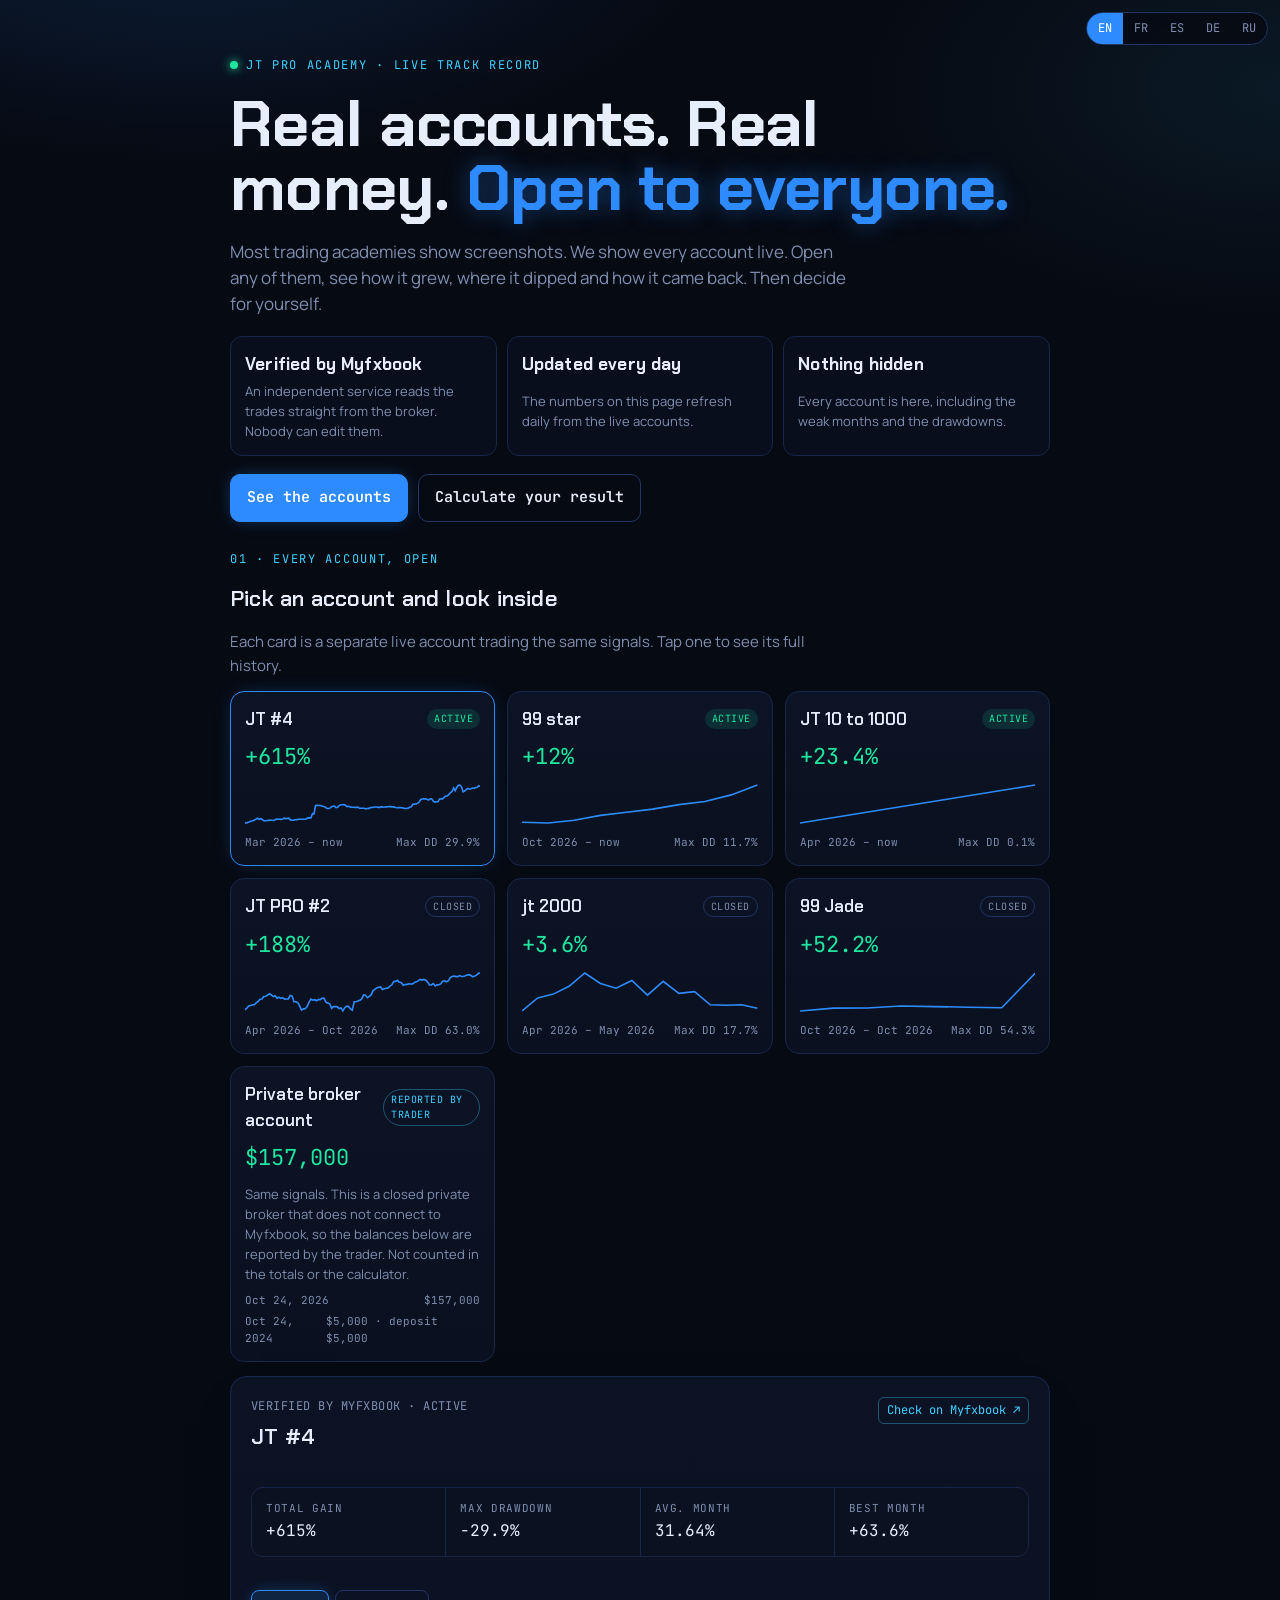
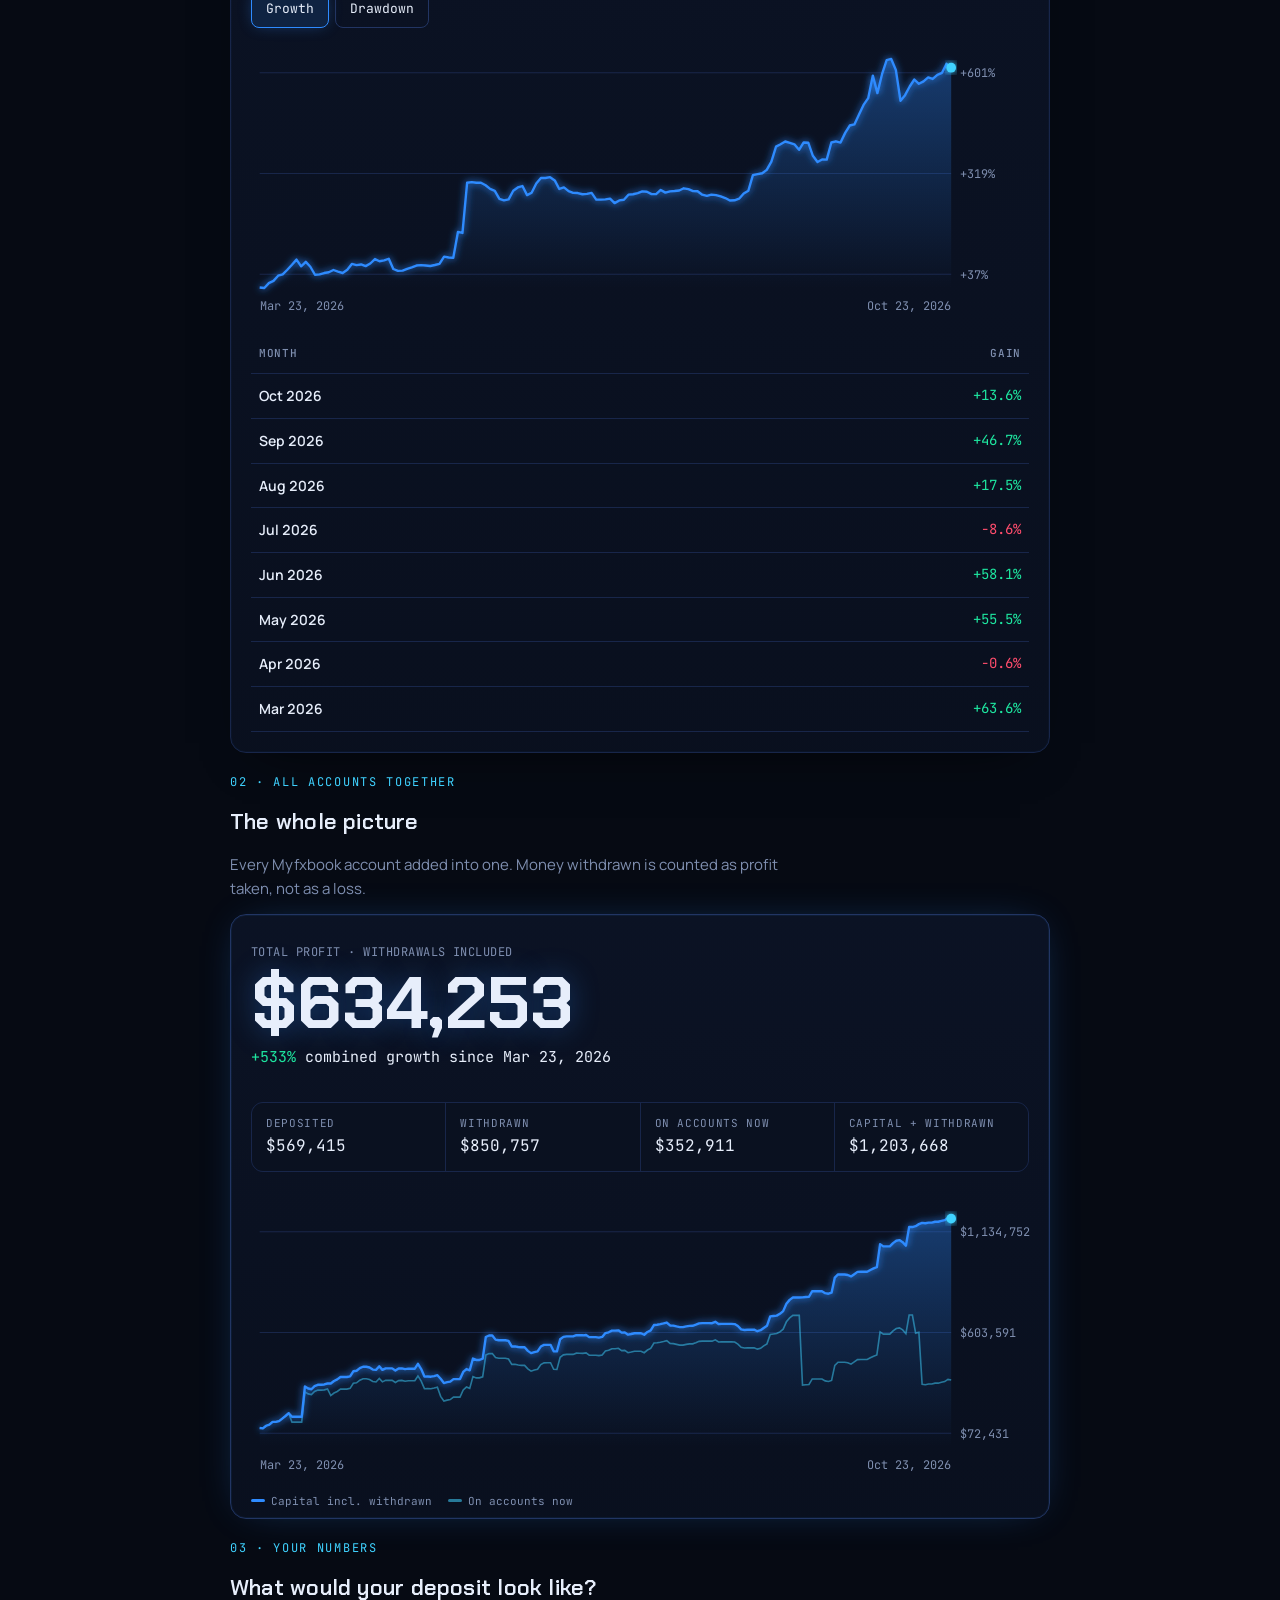
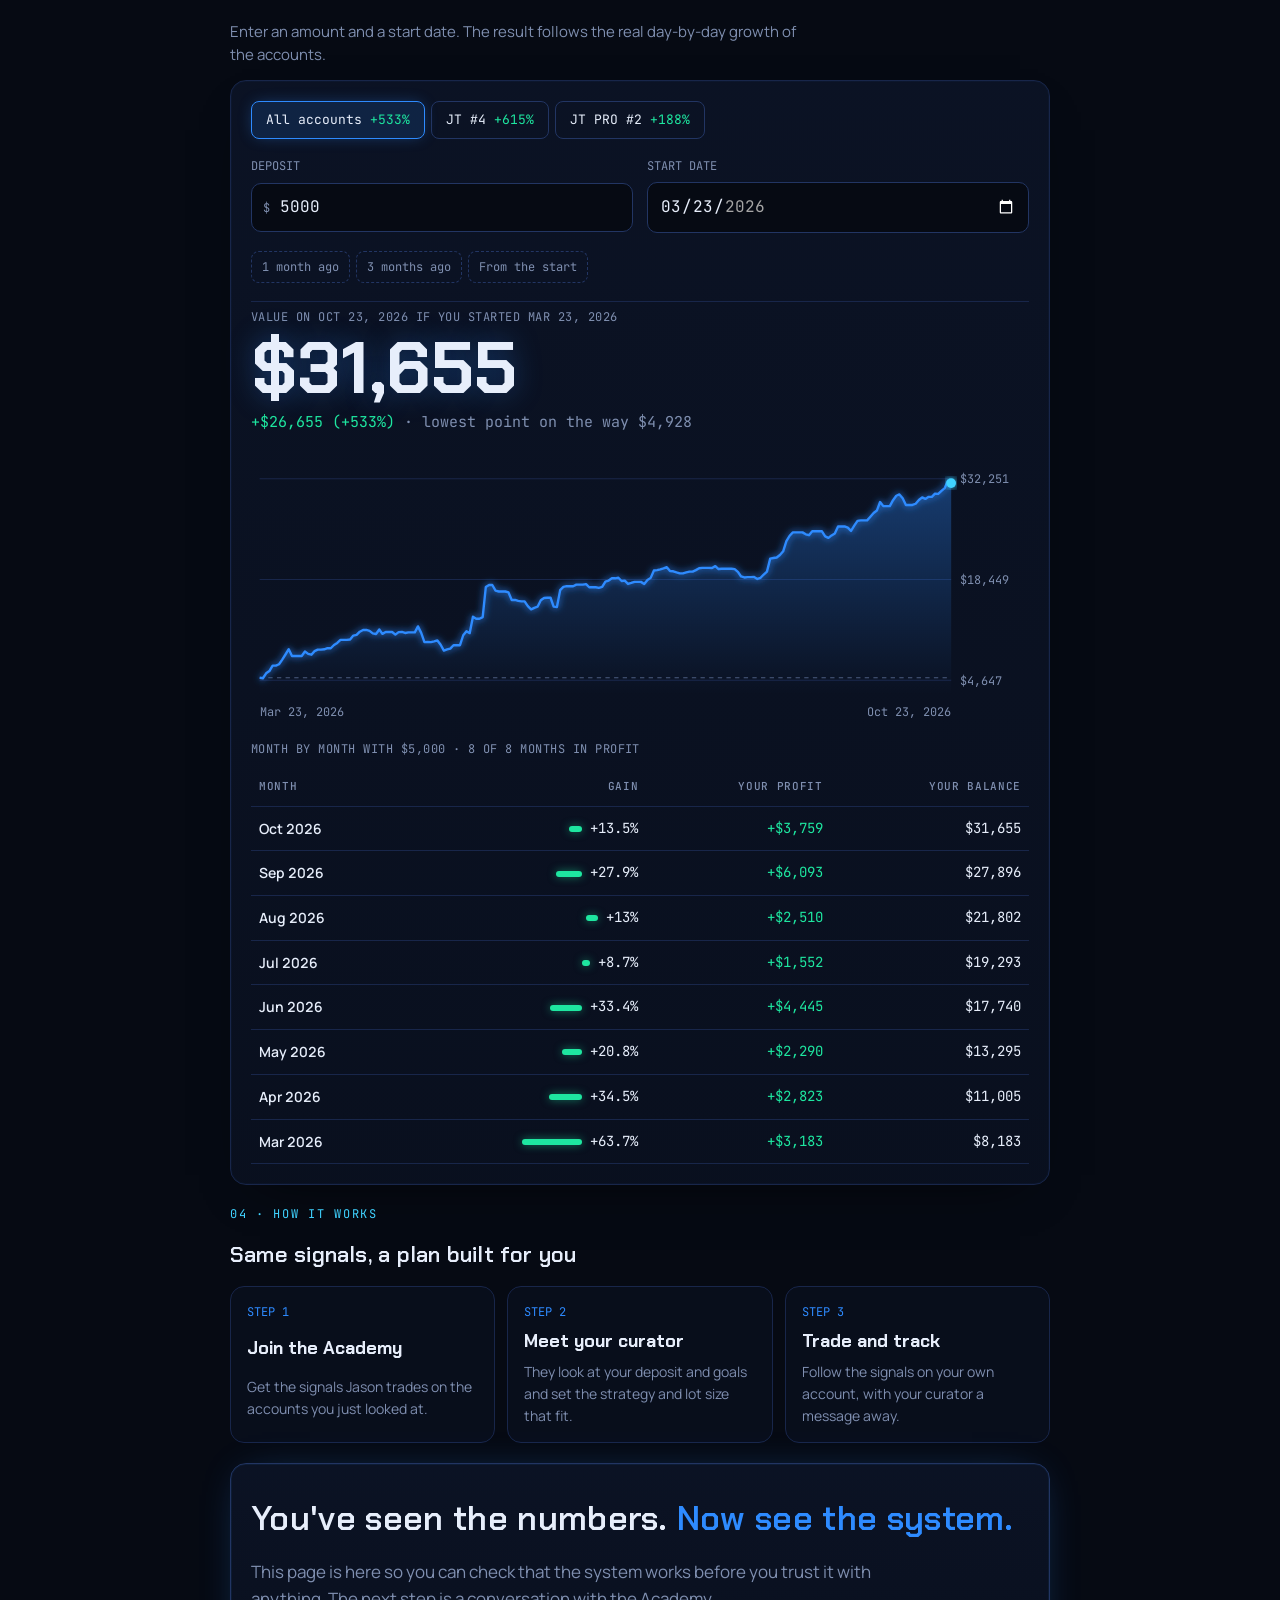
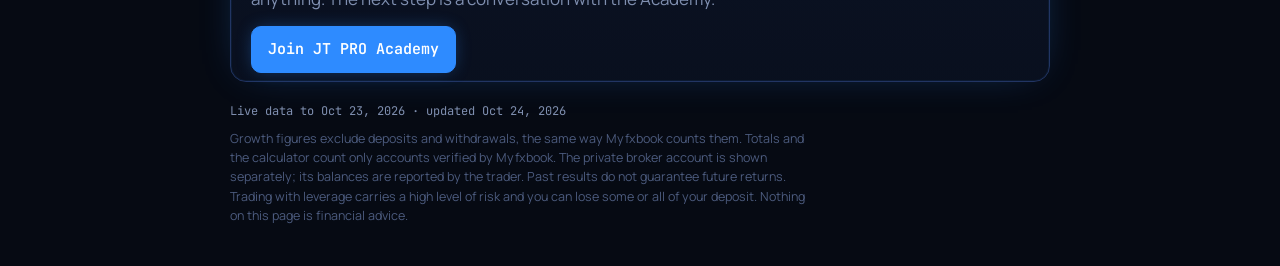
<file: index.html>
<!doctype html>
<html lang="en" translate="no" class="notranslate">
<head>
<meta charset="utf-8">
<meta name="viewport" content="width=device-width,initial-scale=1,viewport-fit=cover">
<meta name="google" content="notranslate">
<title>JT PRO Academy · Live Track Record</title>
<meta name="description" content="Real trading accounts, verified on Myfxbook and updated every day. See how each account grew, where it dipped, and what your deposit could look like.">
<link rel="preconnect" href="https://fonts.googleapis.com">
<link rel="stylesheet" href="https://fonts.googleapis.com/css2?family=Chakra+Petch:wght@600;700&family=Manrope:wght@400;500;600;700&family=JetBrains+Mono:wght@400;500&display=swap">
<link rel="stylesheet" href="style.css">
<style>
.hero{padding-block:28px 8px;display:grid;gap:18px}
.hero h1{font-size:clamp(36px,8vw,64px)}
.hero .lede{font-size:17px}
.proof{display:grid;grid-template-columns:repeat(3,1fr);gap:10px}
@media (max-width:620px){.proof{grid-template-columns:1fr}}
.proof div{border:1px solid var(--line);background:rgba(10,17,32,.7);border-radius:12px;padding:14px;display:grid;gap:4px}
.proof b{font-family:var(--display);font-size:17px;letter-spacing:.01em}
.proof span{font-size:13px;color:var(--muted)}
.cta{display:flex;gap:10px;flex-wrap:wrap}
a.btn{text-decoration:none;display:inline-block}
.sec{display:grid;gap:14px}
.sec>p{margin:0;color:var(--muted);max-width:64ch}
.kicker{font-family:var(--mono);font-size:12px;letter-spacing:.14em;color:var(--cyan);text-transform:uppercase}
.cards{display:grid;grid-template-columns:repeat(auto-fill,minmax(230px,1fr));gap:12px}
.card{font:inherit;color:inherit;text-align:left;cursor:pointer;background:linear-gradient(180deg,rgba(12,20,38,.95),rgba(10,17,32,.95));border:1px solid var(--line);border-radius:14px;padding:14px;display:grid;gap:8px;min-width:0}
.card:hover{border-color:var(--line2)}
.card[aria-pressed="true"]{border-color:var(--neon);box-shadow:0 0 22px -8px var(--glow)}
.card .top{display:flex;justify-content:space-between;align-items:center;gap:8px}
.card .nm{font-family:var(--display);font-weight:600;font-size:17px}
.card .g{font-family:var(--mono);font-size:22px;color:var(--up)}
.card .meta{display:flex;justify-content:space-between;font-family:var(--mono);font-size:11px;color:var(--muted)}
.card svg{width:100%;height:44px;display:block}
.pill{font-family:var(--mono);font-size:10px;letter-spacing:.05em;text-transform:uppercase;padding:2px 7px;border-radius:999px}
.pill.on{color:var(--up);background:rgba(30,230,160,.12)}
.pill.off{color:var(--muted);border:1px solid var(--line2)}
.pill.pv{color:var(--cyan);border:1px solid rgba(63,210,255,.35)}
.dhead{display:flex;justify-content:space-between;align-items:flex-start;gap:12px;flex-wrap:wrap}
.subtabs{display:flex;gap:6px}
.callout{border:1px solid rgba(63,210,255,.35);background:rgba(63,210,255,.06);border-radius:12px;padding:14px 16px;display:grid;gap:6px}
.callout b{font-family:var(--display);font-size:16px;color:var(--cyan)}
.callout p{margin:0;font-size:14px;color:var(--fg)}
.steps{display:grid;grid-template-columns:repeat(3,1fr);gap:12px}
@media (max-width:620px){.steps{grid-template-columns:1fr}}
.steps div{border:1px solid var(--line);border-radius:14px;padding:16px;display:grid;gap:6px;background:rgba(10,17,32,.7)}
.steps i{font-style:normal;font-family:var(--mono);font-size:12px;color:var(--neon)}
.steps b{font-family:var(--display);font-size:18px}
.steps span{font-size:14px;color:var(--muted)}
.final{text-align:left;display:grid;gap:14px}
.final h2{font-size:clamp(24px,5vw,34px)}
.lang{position:fixed;z-index:20;top:calc(12px + env(safe-area-inset-top,0px));right:max(12px,env(safe-area-inset-right,0px));display:flex;border:1px solid var(--line2);border-radius:999px;overflow:hidden;background:rgba(6,10,19,.85);backdrop-filter:blur(6px)}
.lang button{font:inherit;font-family:var(--mono);font-size:12px;color:var(--muted);background:transparent;border:0;padding:6px 11px;cursor:pointer}
.lang button[aria-pressed="true"]{color:#fff;background:var(--neon)}
</style>
</head>
<body>
<div class="lang" role="group" aria-label="Language"><button type="button" data-l="en">EN</button><button type="button" data-l="fr">FR</button><button type="button" data-l="es">ES</button><button type="button" data-l="de">DE</button><button type="button" data-l="ru">RU</button></div>
<div class="wrap">

  <section class="hero">
    <div class="eyebrow"><span class="live"></span><span data-i18n="eyebrow">JT PRO Academy · live track record</span></div>
    <h1 data-i18n="h1">Real accounts. Real money. <em>Open to everyone.</em></h1>
    <p class="lede" data-i18n="lede">Most trading academies show screenshots. We show every account live. Open any of them, see how it grew, where it dipped and how it came back. Then decide for yourself.</p>
    <div class="proof">
      <div data-i18n="pr1"><b>Verified by Myfxbook</b><span>An independent service reads the trades straight from the broker. Nobody can edit them.</span></div>
      <div data-i18n="pr2"><b>Updated every day</b><span>The numbers on this page refresh daily from the live accounts.</span></div>
      <div data-i18n="pr3"><b>Nothing hidden</b><span>Every account is here, including the weak months and the drawdowns.</span></div>
    </div>
    <div class="cta"><a class="btn" href="#accounts" data-i18n="cta1">See the accounts</a><a class="btn ghost" href="#calculator" data-i18n="cta2">Calculate your result</a></div>
  </section>

  <section class="sec" id="accounts">
    <div class="kicker" data-i18n="k1">01 · Every account, open</div>
    <h2 data-i18n="h2a">Pick an account and look inside</h2>
    <p data-i18n="p1">Each card is a separate live account trading the same signals. Tap one to see its full history.</p>
    <div class="cards" id="cards"><div class="loading">Loading live data…</div></div>

    <div class="panel" id="detail" hidden>
      <div class="dhead">
        <div style="display:grid;gap:4px">
          <div class="lbl" id="dSub"></div>
          <h2 id="dName"></h2>
        </div>
        <a class="link" id="dLink" target="_blank" rel="noopener" data-i18n="dLink">Check on Myfxbook ↗</a>
      </div>
      <dl class="facts" id="dFacts"></dl>
      <div class="subtabs"><button class="tab" type="button" data-v="growth" aria-pressed="true" data-i18n="vGrowth">Growth</button><button class="tab" type="button" data-v="dd" aria-pressed="false" data-i18n="vDD">Drawdown</button></div>
      <div class="chart" id="dChart"></div>
      <div class="scroll"><table class="months">
        <thead><tr data-i18n="th2"><th>Month</th><th>Gain</th></tr></thead>
        <tbody id="dMonths"></tbody>
      </table></div>
    </div>
  </section>

  <section class="sec" id="combined">
    <div class="kicker" data-i18n="k2">02 · All accounts together</div>
    <h2 data-i18n="h2b">The whole picture</h2>
    <p data-i18n="p2">Every Myfxbook account added into one. Money withdrawn is counted as profit taken, not as a loss.</p>
    <div class="panel hero">
      <div style="display:grid;gap:6px">
        <div class="lbl" data-i18n="lblTot">TOTAL PROFIT · WITHDRAWALS INCLUDED</div>
        <div class="big" id="totResult">—</div>
        <div class="delta" id="totGrowth"></div>
      </div>
      <dl class="facts" id="totFacts"></dl>
      <div class="chart" id="totChart"></div>
      <div class="legend" data-i18n="legend"><span><i style="background:var(--neon)"></i>Capital incl. withdrawn</span><span><i style="background:var(--cyan);opacity:.55"></i>On accounts now</span></div>
    </div>
  </section>

  <section class="sec" id="calculator">
    <div class="kicker" data-i18n="k3">03 · Your numbers</div>
    <h2 data-i18n="h2c">What would your deposit look like?</h2>
    <p data-i18n="p3">Enter an amount and a start date. The result follows the real day-by-day growth of the accounts.</p>
    <div class="panel">
      <div class="tabs" id="tabs" role="group" aria-label="Account"></div>
      <div class="fields">
        <label for="amt"><span data-i18n="lDep">DEPOSIT</span>
          <div class="amount"><span>$</span><input id="amt" type="number" inputmode="decimal" min="1" step="100" value="5000"></div>
        </label>
        <label for="start"><span data-i18n="lStart">START DATE</span>
          <input id="start" type="date">
        </label>
      </div>
      <div class="chips" id="chips">
        <button class="chip" data-m="1" type="button" data-i18n="c1">1 month ago</button>
        <button class="chip" data-m="3" type="button" data-i18n="c3">3 months ago</button>
        <button class="chip" data-m="0" type="button" data-i18n="c0">From the start</button>
      </div>
      <div class="callout" id="small" hidden data-i18n="small">
        <b>Under $1,000? Your plan looks different</b>
        <p>These results come from Jason's steady strategy, built for larger deposits. On a small account it grows too slowly to matter, so small deposits trade the same signals with larger position sizes to grow faster.</p>
        <p>You risk less money in total, but each trade carries more risk for the account. Your curator in the Academy sets the lot size that fits your deposit and your goals.</p>
      </div>
      <div class="result" aria-live="polite">
        <div class="lbl" id="resLbl">VALUE TODAY</div>
        <div class="big" id="resVal">$0</div>
        <div class="delta" id="resDelta"></div>
      </div>
      <div class="chart" id="calcChart"></div>
      <div style="display:grid;gap:8px">
        <div class="lbl" id="mLbl">MONTH BY MONTH</div>
        <div class="scroll"><table class="months">
          <thead><tr data-i18n="th4"><th>Month</th><th>Gain</th><th>Your profit</th><th>Your balance</th></tr></thead>
          <tbody id="mRows"></tbody>
        </table></div>
      </div>
    </div>
  </section>

  <section class="sec" id="how">
    <div class="kicker" data-i18n="k4">04 · How it works</div>
    <h2 data-i18n="h2d">Same signals, a plan built for you</h2>
    <div class="steps" data-i18n="steps">
      <div><i>STEP 1</i><b>Join the Academy</b><span>Get the signals Jason trades on the accounts you just looked at.</span></div>
      <div><i>STEP 2</i><b>Meet your curator</b><span>They look at your deposit and goals and set the strategy and lot size that fit.</span></div>
      <div><i>STEP 3</i><b>Trade and track</b><span>Follow the signals on your own account, with your curator a message away.</span></div>
    </div>
  </section>

  <section class="panel hero final">
    <h2 data-i18n="h2e">You've seen the numbers. <em style="font-style:normal;color:var(--neon)">Now see the system.</em></h2>
    <p class="lede" style="margin:0" data-i18n="p5">This page is here so you can check that the system works before you trust it with anything. The next step is a conversation with the Academy.</p>
    <div class="cta"><a class="btn" id="joinBtn" href="https://t.me/JasonProTraid" target="_blank" rel="noopener" data-i18n="join">Join JT PRO Academy</a></div>
  </section>

  <div class="foot">
    <div class="stamp" id="stamp"></div>
    <div data-i18n="disc">Growth figures exclude deposits and withdrawals, the same way Myfxbook counts them. Totals and the calculator count only accounts verified by Myfxbook. The private broker account is shown separately; its balances are reported by the trader. Past results do not guarantee future returns. Trading with leverage carries a high level of risk and you can lose some or all of your deposit. Nothing on this page is financial advice.</div>
  </div>
</div>

<script src="engine.js"></script>
<script>
const ACADEMY_URL = 'https://t.me/JasonProTraid';
const RU = {
  eyebrow: 'JT PRO Academy · статистика вживую',
  h1: 'Реальные счета. Реальные деньги. <em>Открыто для всех.</em>',
  lede: 'Большинство академий показывают скриншоты. Мы показываем каждый счёт вживую. Открой любой, посмотри, как он рос, где проседал и как восстанавливался. И реши сам.',
  pr1: '<b>Проверено Myfxbook</b><span>Независимый сервис берёт сделки напрямую у брокера. Изменить их никто не может.</span>',
  pr2: '<b>Обновляется каждый день</b><span>Цифры на этой странице каждый день обновляются с живых счетов.</span>',
  pr3: '<b>Ничего не скрыто</b><span>Здесь все счета, включая слабые месяцы и просадки.</span>',
  cta1: 'Смотреть счета', cta2: 'Посчитать свой результат',
  k1: '01 · Каждый счёт открыт', h2a: 'Выбери счёт и загляни внутрь',
  p1: 'Каждая карточка это отдельный живой счёт на тех же сигналах. Нажми, чтобы увидеть всю историю.',
  dLink: 'Проверить на Myfxbook ↗', vGrowth: 'Рост', vDD: 'Просадка',
  th2: '<th>Месяц</th><th>Рост</th>',
  k2: '02 · Все счета вместе', h2b: 'Общая картина',
  p2: 'Все счета Myfxbook, сложенные в один. Выведенные деньги считаются взятой прибылью, а не потерей.',
  lblTot: 'ОБЩАЯ ПРИБЫЛЬ · С УЧЁТОМ ВЫВОДОВ',
  legend: '<span><i style="background:var(--neon)"></i>Капитал с учётом выводов</span><span><i style="background:var(--cyan);opacity:.55"></i>Сейчас на счетах</span>',
  k3: '03 · Твои цифры', h2c: 'Сколько было бы с твоим депозитом?',
  p3: 'Введи сумму и дату старта. Результат идёт по реальному росту счетов день за днём.',
  lDep: 'ДЕПОЗИТ', lStart: 'ДАТА СТАРТА', c1: 'Месяц назад', c3: '3 месяца назад', c0: 'С самого начала',
  small: '<b>Меньше $1,000? Твой план будет другим</b><p>Эти результаты получены на сдержанной стратегии Джейсона, рассчитанной на крупные депозиты. На маленьком счёте она растит его слишком медленно, поэтому малые депозиты торгуют по тем же сигналам, но более крупными лотами, чтобы счёт рос быстрее.</p><p>Денег в риске меньше, но каждая сделка рискованнее для самого счёта. Куратор в академии подберёт лот под твой депозит и цели.</p>',
  th4: '<th>Месяц</th><th>Рост</th><th>Твоя прибыль</th><th>Твой баланс</th>',
  k4: '04 · Как это работает', h2d: 'Те же сигналы, план под тебя',
  steps: '<div><i>ШАГ 1</i><b>Вступи в академию</b><span>Получай те же сигналы, по которым Джейсон торгует на этих счетах.</span></div><div><i>ШАГ 2</i><b>Познакомься с куратором</b><span>Он посмотрит на твой депозит и цели и подберёт стратегию и размер лота.</span></div><div><i>ШАГ 3</i><b>Торгуй и следи</b><span>Повторяй сигналы на своём счёте, куратор на связи.</span></div>',
  h2e: 'Цифры ты увидел. <em style="font-style:normal;color:var(--neon)">Теперь посмотри на систему.</em>',
  p5: 'Эта страница нужна, чтобы ты убедился, что система работает, прежде чем ей доверять. Следующий шаг это разговор с академией.',
  join: 'Вступить в JT PRO Academy',
  disc: 'Рост считается без учёта пополнений и выводов, так же, как на Myfxbook. В общий итог и калькулятор входят только счета, проверенные Myfxbook. Счёт у частного брокера показан отдельно, его балансы сообщает трейдер. Прошлые результаты не гарантируют будущей доходности. Торговля с плечом связана с высоким риском, можно потерять часть или весь депозит. Информация на странице не является финансовой рекомендацией.'
};
const FR = {
 "eyebrow": "JT PRO Academy · statistiques en direct",
 "h1": "Des comptes réels. De l'argent réel. <em>Ouvert à tous.</em>",
 "lede": "La plupart des académies de trading montrent des captures d'écran. Nous montrons chaque compte en direct. Ouvre n'importe lequel, regarde comment il a grandi, où il a baissé et comment il s'est repris. Ensuite, décide toi-même.",
 "pr1": "<b>Vérifié par Myfxbook</b><span>Un service indépendant récupère les trades directement chez le broker. Personne ne peut les modifier.</span>",
 "pr2": "<b>Mis à jour chaque jour</b><span>Les chiffres de cette page sont actualisés chaque jour depuis les comptes réels.</span>",
 "pr3": "<b>Rien de caché</b><span>Tous les comptes sont ici, y compris les mois faibles et les drawdowns.</span>",
 "cta1": "Voir les comptes",
 "cta2": "Calculer ton résultat",
 "k1": "01 · Chaque compte, ouvert",
 "h2a": "Choisis un compte et regarde à l'intérieur",
 "p1": "Chaque carte est un compte réel séparé qui suit les mêmes signaux. Touche-en une pour voir tout son historique.",
 "dLink": "Vérifier sur Myfxbook ↗",
 "vGrowth": "Croissance",
 "vDD": "Drawdown",
 "th2": "<th>Mois</th><th>Gain</th>",
 "k2": "02 · Tous les comptes ensemble",
 "h2b": "La vue d'ensemble",
 "p2": "Tous les comptes Myfxbook additionnés en un seul. L'argent retiré compte comme un profit encaissé, pas comme une perte.",
 "lblTot": "PROFIT TOTAL · RETRAITS INCLUS",
 "legend": "<span><i style=\"background:var(--neon)\"></i>Capital retraits inclus</span><span><i style=\"background:var(--cyan);opacity:.55\"></i>Sur les comptes</span>",
 "k3": "03 · Tes chiffres",
 "h2c": "Que serait devenu ton dépôt ?",
 "p3": "Saisis un montant et une date de départ. Le résultat suit la croissance réelle des comptes, jour après jour.",
 "lDep": "DÉPÔT",
 "lStart": "DATE DE DÉPART",
 "c1": "Il y a 1 mois",
 "c3": "Il y a 3 mois",
 "c0": "Depuis le début",
 "small": "<b>Moins de 1 000 $ ? Ton plan sera différent</b><p>Ces résultats viennent de la stratégie prudente de Jason, pensée pour les gros dépôts. Sur un petit compte, elle progresse trop lentement pour que ça compte : les petits dépôts suivent donc les mêmes signaux avec des tailles de position plus grandes pour grandir plus vite.</p><p>Tu risques moins d'argent au total, mais chaque trade pèse plus lourd pour le compte. Ton curateur dans l'Académie fixe la taille de lot adaptée à ton dépôt et à tes objectifs.</p>",
 "th4": "<th>Mois</th><th>Gain</th><th>Ton profit</th><th>Ton solde</th>",
 "k4": "04 · Comment ça marche",
 "h2d": "Les mêmes signaux, un plan fait pour toi",
 "steps": "<div><i>ÉTAPE 1</i><b>Rejoins l'Académie</b><span>Reçois les signaux que Jason trade sur les comptes que tu viens de voir.</span></div><div><i>ÉTAPE 2</i><b>Rencontre ton curateur</b><span>Il regarde ton dépôt et tes objectifs, puis fixe la stratégie et la taille de lot qui conviennent.</span></div><div><i>ÉTAPE 3</i><b>Trade et suis tes résultats</b><span>Suis les signaux sur ton propre compte, ton curateur à un message près.</span></div>",
 "h2e": "Tu as vu les chiffres. <em style=\"font-style:normal;color:var(--neon)\">Maintenant, découvre le système.</em>",
 "p5": "Cette page est là pour que tu vérifies que le système fonctionne avant de lui faire confiance. L'étape suivante, c'est une conversation avec l'Académie.",
 "join": "Rejoindre JT PRO Academy",
 "disc": "La croissance est calculée hors dépôts et retraits, comme le fait Myfxbook. Les totaux et le calculateur ne comptent que les comptes vérifiés par Myfxbook. Le compte chez le broker privé est affiché à part ; ses soldes sont déclarés par le trader. Les résultats passés ne garantissent pas les rendements futurs. Le trading avec effet de levier comporte un risque élevé et tu peux perdre tout ou partie de ton dépôt. Rien sur cette page ne constitue un conseil financier."
};
const ES = {
 "eyebrow": "JT PRO Academy · estadísticas en vivo",
 "h1": "Cuentas reales. Dinero real. <em>Abierto para todos.</em>",
 "lede": "La mayoría de las academias de trading muestran capturas de pantalla. Nosotros mostramos cada cuenta en vivo. Abre cualquiera, mira cómo creció, dónde bajó y cómo se recuperó. Después decide tú mismo.",
 "pr1": "<b>Verificado por Myfxbook</b><span>Un servicio independiente toma las operaciones directamente del bróker. Nadie puede modificarlas.</span>",
 "pr2": "<b>Actualizado cada día</b><span>Las cifras de esta página se actualizan a diario desde las cuentas reales.</span>",
 "pr3": "<b>Nada oculto</b><span>Todas las cuentas están aquí, incluidos los meses flojos y los drawdowns.</span>",
 "cta1": "Ver las cuentas",
 "cta2": "Calcula tu resultado",
 "k1": "01 · Cada cuenta, abierta",
 "h2a": "Elige una cuenta y mira dentro",
 "p1": "Cada tarjeta es una cuenta real distinta que opera las mismas señales. Toca una para ver todo su historial.",
 "dLink": "Comprobar en Myfxbook ↗",
 "vGrowth": "Crecimiento",
 "vDD": "Drawdown",
 "th2": "<th>Mes</th><th>Ganancia</th>",
 "k2": "02 · Todas las cuentas juntas",
 "h2b": "La imagen completa",
 "p2": "Todas las cuentas de Myfxbook sumadas en una. El dinero retirado cuenta como beneficio cobrado, no como pérdida.",
 "lblTot": "BENEFICIO TOTAL · RETIROS INCLUIDOS",
 "legend": "<span><i style=\"background:var(--neon)\"></i>Capital con retiros</span><span><i style=\"background:var(--cyan);opacity:.55\"></i>Ahora en las cuentas</span>",
 "k3": "03 · Tus números",
 "h2c": "¿Cómo estaría tu depósito?",
 "p3": "Introduce un monto y una fecha de inicio. El resultado sigue el crecimiento real de las cuentas, día a día.",
 "lDep": "DEPÓSITO",
 "lStart": "FECHA DE INICIO",
 "c1": "Hace 1 mes",
 "c3": "Hace 3 meses",
 "c0": "Desde el inicio",
 "small": "<b>¿Menos de $1,000? Tu plan será distinto</b><p>Estos resultados vienen de la estrategia prudente de Jason, pensada para depósitos grandes. En una cuenta pequeña crece demasiado despacio para que se note, así que los depósitos pequeños operan las mismas señales con posiciones más grandes para crecer más rápido.</p><p>Arriesgas menos dinero en total, pero cada operación pesa más para la cuenta. Tu curador en la Academia fija el tamaño de lote que encaja con tu depósito y tus objetivos.</p>",
 "th4": "<th>Mes</th><th>Ganancia</th><th>Tu beneficio</th><th>Tu saldo</th>",
 "k4": "04 · Cómo funciona",
 "h2d": "Las mismas señales, un plan hecho para ti",
 "steps": "<div><i>PASO 1</i><b>Únete a la Academia</b><span>Recibe las señales que Jason opera en las cuentas que acabas de ver.</span></div><div><i>PASO 2</i><b>Conoce a tu curador</b><span>Revisa tu depósito y tus objetivos y fija la estrategia y el tamaño de lote adecuados.</span></div><div><i>PASO 3</i><b>Opera y sigue tus resultados</b><span>Sigue las señales en tu propia cuenta, con tu curador a un mensaje de distancia.</span></div>",
 "h2e": "Ya viste los números. <em style=\"font-style:normal;color:var(--neon)\">Ahora mira el sistema.</em>",
 "p5": "Esta página existe para que compruebes que el sistema funciona antes de confiarle nada. El siguiente paso es una conversación con la Academia.",
 "join": "Unirme a JT PRO Academy",
 "disc": "El crecimiento se calcula sin depósitos ni retiros, igual que en Myfxbook. Los totales y la calculadora solo cuentan las cuentas verificadas por Myfxbook. La cuenta del bróker privado se muestra aparte; sus saldos los declara el trader. Los resultados pasados no garantizan rendimientos futuros. Operar con apalancamiento conlleva un alto riesgo y puedes perder parte o la totalidad de tu depósito. Nada en esta página es asesoramiento financiero."
};
const DE = {
 "eyebrow": "JT PRO Academy · Live-Statistik",
 "h1": "Echte Konten. Echtes Geld. <em>Offen für alle.</em>",
 "lede": "Die meisten Trading-Akademien zeigen Screenshots. Wir zeigen jedes Konto live. Öffne ein beliebiges, sieh, wie es gewachsen ist, wo es gefallen ist und wie es sich erholt hat. Dann entscheide selbst.",
 "pr1": "<b>Von Myfxbook verifiziert</b><span>Ein unabhängiger Dienst liest die Trades direkt beim Broker aus. Niemand kann sie ändern.</span>",
 "pr2": "<b>Täglich aktualisiert</b><span>Die Zahlen auf dieser Seite werden jeden Tag von den echten Konten aktualisiert.</span>",
 "pr3": "<b>Nichts versteckt</b><span>Alle Konten sind hier, auch die schwachen Monate und die Drawdowns.</span>",
 "cta1": "Konten ansehen",
 "cta2": "Dein Ergebnis berechnen",
 "k1": "01 · Jedes Konto, offen",
 "h2a": "Wähle ein Konto und schau hinein",
 "p1": "Jede Karte ist ein eigenes echtes Konto, das dieselben Signale handelt. Tippe darauf, um den ganzen Verlauf zu sehen.",
 "dLink": "Auf Myfxbook prüfen ↗",
 "vGrowth": "Wachstum",
 "vDD": "Drawdown",
 "th2": "<th>Monat</th><th>Gewinn</th>",
 "k2": "02 · Alle Konten zusammen",
 "h2b": "Das Gesamtbild",
 "p2": "Alle Myfxbook-Konten zu einem zusammengerechnet. Ausgezahltes Geld zählt als realisierter Gewinn, nicht als Verlust.",
 "lblTot": "GESAMTGEWINN · INKL. AUSZAHLUNGEN",
 "legend": "<span><i style=\"background:var(--neon)\"></i>Kapital inkl. Auszahlungen</span><span><i style=\"background:var(--cyan);opacity:.55\"></i>Aktuell auf den Konten</span>",
 "k3": "03 · Deine Zahlen",
 "h2c": "Wie sähe deine Einzahlung aus?",
 "p3": "Gib einen Betrag und ein Startdatum ein. Das Ergebnis folgt dem echten Wachstum der Konten, Tag für Tag.",
 "lDep": "EINZAHLUNG",
 "lStart": "STARTDATUM",
 "c1": "Vor 1 Monat",
 "c3": "Vor 3 Monaten",
 "c0": "Von Anfang an",
 "small": "<b>Unter 1.000 $? Dein Plan sieht anders aus</b><p>Diese Ergebnisse stammen aus Jasons vorsichtiger Strategie für größere Einzahlungen. Auf einem kleinen Konto wächst sie zu langsam, um etwas zu bewirken, deshalb handeln kleine Einzahlungen dieselben Signale mit größeren Positionen, um schneller zu wachsen.</p><p>Du riskierst insgesamt weniger Geld, aber jeder Trade wiegt schwerer für das Konto. Dein Kurator in der Akademie legt die Lotgröße fest, die zu deiner Einzahlung und deinen Zielen passt.</p>",
 "th4": "<th>Monat</th><th>Gewinn</th><th>Dein Gewinn</th><th>Dein Saldo</th>",
 "k4": "04 · So funktioniert es",
 "h2d": "Dieselben Signale, ein Plan für dich",
 "steps": "<div><i>SCHRITT 1</i><b>Tritt der Akademie bei</b><span>Erhalte die Signale, die Jason auf den Konten handelt, die du gerade gesehen hast.</span></div><div><i>SCHRITT 2</i><b>Lerne deinen Kurator kennen</b><span>Er sieht sich deine Einzahlung und Ziele an und legt die passende Strategie und Lotgröße fest.</span></div><div><i>SCHRITT 3</i><b>Handle und verfolge</b><span>Folge den Signalen auf deinem eigenen Konto, dein Kurator ist nur eine Nachricht entfernt.</span></div>",
 "h2e": "Du hast die Zahlen gesehen. <em style=\"font-style:normal;color:var(--neon)\">Jetzt sieh dir das System an.</em>",
 "p5": "Diese Seite gibt es, damit du prüfen kannst, dass das System funktioniert, bevor du ihm etwas anvertraust. Der nächste Schritt ist ein Gespräch mit der Akademie.",
 "join": "JT PRO Academy beitreten",
 "disc": "Das Wachstum wird ohne Ein- und Auszahlungen berechnet, so wie Myfxbook es zählt. Summen und Rechner berücksichtigen nur von Myfxbook verifizierte Konten. Das Konto beim privaten Broker wird separat gezeigt; seine Salden meldet der Trader. Vergangene Ergebnisse garantieren keine zukünftigen Renditen. Der Handel mit Hebel ist mit hohem Risiko verbunden, und du kannst einen Teil oder deine gesamte Einzahlung verlieren. Nichts auf dieser Seite ist eine Finanzberatung."
};
const EN = {};
document.querySelectorAll('[data-i18n]').forEach(el => EN[el.dataset.i18n] = el.innerHTML);
const LANGS = ['en', 'fr', 'es', 'de', 'ru'];
let L = 'en';
// ?lang=xx from the bot/academy link wins, then the visitor's own pick, then the browser language
try {
  const q = (new URLSearchParams(location.search).get('lang') || '').slice(0, 2).toLowerCase();
  const saved = localStorage.getItem('jtLang');
  const nav = (navigator.language || 'en').slice(0, 2).toLowerCase();
  L = LANGS.includes(q) ? q : LANGS.includes(saved) ? saved : LANGS.includes(nav) ? nav : 'en';
} catch (e) {}
const T = (en, ru, fr, es, de) => ({ru, fr, es, de})[L] || en;
const LOC = () => ({ru: 'ru-RU', fr: 'fr-FR', es: 'es-ES', de: 'de-DE'})[L] || 'en-US';
function applyLang(){
  document.documentElement.lang = L;
  document.title = T('JT PRO Academy · Live Track Record', 'JT PRO Academy · Статистика в реальном времени', "JT PRO Academy · Statistiques en direct", "JT PRO Academy · Estadísticas en vivo", "JT PRO Academy · Live-Statistik");
  document.querySelectorAll('[data-i18n]').forEach(el => el.innerHTML = (({ru: RU, fr: FR, es: ES, de: DE})[L] || EN)[el.dataset.i18n]);
  document.querySelectorAll('.lang button').forEach(b => b.setAttribute('aria-pressed', b.dataset.l === L));
  if (R) { renderCards(); renderDetail(); renderTotal(); setupCalc(false); }
}
document.querySelectorAll('.lang button').forEach(b => b.onclick = () => { L = b.dataset.l; try { localStorage.setItem('jtLang', L); } catch (e) {} applyLang(); });
let DATA = null, ENTRIES = [], R = null, cur = 'all', sel = 'jt4', view = 'growth';
const $ = id => document.getElementById(id);
const money = v => (v < 0 ? '−$' : '$') + Math.round(Math.abs(v)).toLocaleString('en-US');
const fmtDate = s => new Date(s + 'T00:00:00').toLocaleDateString(LOC(), {month:'short', day:'numeric', year:'numeric'});
const fmtMon = s => new Date(s + 'T00:00:00').toLocaleDateString(LOC(), {month:'short', year:'numeric'});
const pct = v => (v >= 0 ? '+' : '') + v.toLocaleString('en-US', {maximumFractionDigits: Math.abs(v) >= 100 ? 0 : 1}) + '%';
$('joinBtn').href = ACADEMY_URL;
applyLang();

// account series: growth index by date
function accSeries(key){
  if (key === 'all') { const s = R.days.filter(x => x.d >= R.firstReal); return s.map(x => ({d: x.d, i: x.idx / s[0].idx})); }
  const a = DATA.accounts[key];
  return a.bal.map((p, i) => ({d: p[0], i: 1 + a.s[i] / 100}));
}
function maxDD(s){ let pk = 1, m = 0; for (const p of s) { pk = Math.max(pk, p.i); m = Math.min(m, p.i / pk - 1); } return m * 100; }
function monthsOf(s){
  const out = []; let prev = 1;
  for (const p of s) { const m = p.d.slice(0, 7); let r = out[out.length - 1];
    if (!r || r.m !== m) { r = {m, a: prev, b: p.i}; out.push(r); } r.b = p.i; prev = p.i; }
  return out;
}

function chart(el, pts, opts){
  const W = 720, H = opts.h || 250, L = 8, Rt = 72, T = 12, B = 26;
  const vals = pts.flatMap(p => p.v2 != null ? [p.v, p.v2] : [p.v]).concat(opts.base != null ? [opts.base] : []);
  let lo = opts.zero ? Math.min(0, ...vals) : Math.min(...vals), hi = Math.max(...vals); if (hi === lo) hi = lo + 1;
  if (!opts.zero && !opts.neg) { const pad = (hi - lo) * .08; lo -= pad; hi += pad; }
  if (opts.neg) hi = 0;
  const fmt = opts.fmt || money;
  const n = pts.length, x = i => L + (n < 2 ? 0 : i * (W - L - Rt) / (n - 1)), y = v => T + (hi - v) / (hi - lo) * (H - T - B);
  const path = k => pts.map((p, i) => `${i ? 'L' : 'M'}${x(i).toFixed(1)},${y(p[k]).toFixed(1)}`).join('');
  const col = opts.neg ? '#ff4d6d' : '#2e8bff';
  const ticks = [0, .5, 1].map(f => lo + (hi - lo) * (0.06 + f * 0.88)).map(v =>
    `<line x1="${L}" x2="${W - Rt}" y1="${y(v)}" y2="${y(v)}" stroke="var(--line)" stroke-width="1"/><text x="${W - Rt + 8}" y="${y(v) + 4}" fill="var(--muted)" font-size="11" font-family="var(--mono)">${fmt(v)}</text>`).join('');
  const base = opts.neg ? y(0) : H - B;
  const area = path('v') + `L${x(n - 1)},${base}L${x(0)},${base}Z`, last = pts[n - 1], id = el.id;
  el.innerHTML = `<svg viewBox="0 0 ${W} ${H}" role="img" aria-label="${opts.label}">
    <defs><linearGradient id="g${id}" x1="0" y1="${opts.neg ? 1 : 0}" x2="0" y2="${opts.neg ? 0 : 1}"><stop offset="0" stop-color="${col}" stop-opacity=".35"/><stop offset="1" stop-color="${col}" stop-opacity="0"/></linearGradient>
    <filter id="f${id}" x="-5%" y="-20%" width="110%" height="140%"><feGaussianBlur stdDeviation="3.5" result="b"/><feMerge><feMergeNode in="b"/><feMergeNode in="SourceGraphic"/></feMerge></filter></defs>
    ${ticks}
    ${opts.base != null ? `<line x1="${L}" x2="${W - Rt}" y1="${y(opts.base)}" y2="${y(opts.base)}" stroke="var(--dim)" stroke-dasharray="4 4" stroke-width="1"/>` : ''}
    <path d="${area}" fill="url(#g${id})"/>
    ${pts[0].v2 != null ? `<path d="${path('v2')}" fill="none" stroke="var(--cyan)" stroke-opacity=".5" stroke-width="1.5"/>` : ''}
    <path d="${path('v')}" fill="none" stroke="${col}" stroke-width="2.2" stroke-linejoin="round" filter="url(#f${id})"/>
    <circle cx="${x(n - 1)}" cy="${y(last.v)}" r="4.5" fill="${opts.neg ? col : 'var(--cyan)'}" filter="url(#f${id})"/>
    <text x="${L}" y="${H - 6}" fill="var(--muted)" font-size="11" font-family="var(--mono)">${fmtDate(pts[0].d)}</text>
    <text x="${W - Rt}" y="${H - 6}" fill="var(--muted)" font-size="11" font-family="var(--mono)" text-anchor="end">${fmtDate(last.d)}</text>
    <line class="hx" y1="${T}" y2="${H - B}" stroke="var(--cyan)" stroke-opacity=".6" stroke-width="1" visibility="hidden"/>
  </svg><div class="tip" hidden></div>`;
  const svg = el.querySelector('svg'), tip = el.querySelector('.tip'), hx = el.querySelector('.hx');
  const move = e => {
    const r = svg.getBoundingClientRect(), sx = (e.clientX - r.left) * W / r.width;
    const i = Math.max(0, Math.min(n - 1, Math.round((sx - L) / ((W - L - Rt) / Math.max(1, n - 1)))));
    hx.setAttribute('x1', x(i)); hx.setAttribute('x2', x(i)); hx.setAttribute('visibility', 'visible');
    tip.hidden = false; tip.textContent = `${fmtDate(pts[i].d)} · ${fmt(pts[i].v)}`;
    tip.style.left = Math.min(r.width - 70, Math.max(70, x(i) * r.width / W)) + 'px'; tip.style.top = (y(pts[i].v) * r.height / H) + 'px';
  };
  svg.addEventListener('pointermove', move); svg.addEventListener('pointerdown', move);
  svg.addEventListener('pointerleave', () => { tip.hidden = true; hx.setAttribute('visibility', 'hidden'); });
}

function spark(s){
  const W = 220, H = 44, n = s.length; if (n < 2) return '';
  const lo = Math.min(...s.map(p => p.i)), hi = Math.max(...s.map(p => p.i)) || 1;
  const d = s.map((p, i) => `${i ? 'L' : 'M'}${(i * W / (n - 1)).toFixed(1)},${(H - 3 - (p.i - lo) / ((hi - lo) || 1) * (H - 6)).toFixed(1)}`).join('');
  return `<svg viewBox="0 0 ${W} ${H}" preserveAspectRatio="none" aria-hidden="true"><path d="${d}" fill="none" stroke="#2e8bff" stroke-width="1.6" vector-effect="non-scaling-stroke"/></svg>`;
}

function accList(){
  const keys = Object.keys(DATA.accounts);
  const list = keys.map(k => { const a = DATA.accounts[k], s = accSeries(k);
    return {k, name: a.name, verified: true, active: a.balNow > 0, gain: (s.at(-1).i - 1) * 100, dd: parseFloat(a.drawdown) || Math.abs(maxDD(s)), from: s[0].d, to: s.at(-1).d, s, url: a.url}; });
  return list.sort((a, b) => (b.active - a.active) || (b.s.length - a.s.length));
}

function privCard(){
  if (!ENTRIES.length) return '';
  const e = ENTRIES.slice().sort((a, b) => a.date < b.date ? -1 : 1), last = e.at(-1);
  const rows = e.slice().reverse().map(x => `<div class="meta" style="margin:0"><span>${fmtDate(x.date)}</span><span>${money(x.balance)}${x.flow ? ` · ${x.flow > 0 ? T('deposit', 'пополнение', "dépôt", "depósito", "Einzahlung") : T('withdrawal', 'вывод', "retrait", "retiro", "Auszahlung")} ${money(Math.abs(x.flow))}` : ''}</span></div>`).join('');
  return `<div class="card" style="cursor:default">
    <div class="top"><span class="nm">${T('Private broker account', 'Счёт у частного брокера', "Compte chez un broker privé", "Cuenta en un bróker privado", "Konto bei einem privaten Broker")}</span><span class="pill pv">${T('Reported by trader', 'Данные трейдера', "Déclaré par le trader", "Declarado por el trader", "Vom Trader gemeldet")}</span></div>
    <div class="g">${money(last.balance)}</div>
    <div class="note" style="font-size:13px">${T('Same signals. This is a closed private broker that does not connect to Myfxbook, so the balances below are reported by the trader. Not counted in the totals or the calculator.', 'Те же сигналы. Это закрытый частный брокер, он не подключается к Myfxbook, поэтому балансы ниже сообщает трейдер. В общий итог и калькулятор не входит.', "Mêmes signaux. Ce broker privé et fermé ne se connecte pas à Myfxbook, les soldes ci-dessous sont donc déclarés par le trader. Non inclus dans les totaux ni dans le calculateur.", "Mismas señales. Este bróker privado y cerrado no se conecta a Myfxbook, así que los saldos de abajo los declara el trader. No se incluye en los totales ni en la calculadora.", "Gleiche Signale. Dieser private, geschlossene Broker lässt sich nicht mit Myfxbook verbinden, daher meldet der Trader die Salden unten selbst. Nicht in den Summen und im Rechner enthalten.")}</div>
    <div style="display:grid;gap:4px">${rows}</div>
  </div>`;
}

function renderCards(){
  const list = accList();
  $('cards').innerHTML = list.map(a => `<button class="card" type="button" data-k="${a.k}" aria-pressed="${a.k === sel}">
    <div class="top"><span class="nm">${a.name}</span><span class="pill ${a.verified ? (a.active ? 'on' : 'off') : 'pv'}">${a.active ? T('Active', 'Активен', "Actif", "Activa", "Aktiv") : T('Closed', 'Закрыт', "Clôturé", "Cerrada", "Geschlossen")}</span></div>
    <div class="g ${a.gain < 0 ? 'down' : ''}">${pct(a.gain)}</div>
    ${spark(a.s)}
    <div class="meta"><span>${fmtMon(a.from)} – ${a.active ? T('now', 'сейчас', "maintenant", "ahora", "jetzt") : fmtMon(a.to)}</span><span>${T('Max DD', 'Макс. просадка', "DD max", "DD máx", "Max. DD")} ${Math.abs(a.dd).toFixed(1)}%</span></div>
  </button>`).join('') + privCard();
  $('cards').querySelectorAll('.card[data-k]').forEach(b => b.onclick = () => { sel = b.dataset.k; renderCards(); renderDetail(); $('detail').scrollIntoView({behavior: 'smooth', block: 'start'}); });
}

function renderDetail(){
  const a = accList().find(x => x.k === sel); if (!a) return;
  $('detail').hidden = false;
  $('dName').textContent = a.name;
  $('dSub').textContent = T(`VERIFIED BY MYFXBOOK · ${a.active ? 'ACTIVE' : 'CLOSED'}`, `ПРОВЕРЕНО MYFXBOOK · ${a.active ? 'АКТИВЕН' : 'ЗАКРЫТ'}`, `VÉRIFIÉ PAR MYFXBOOK · ${a.active ? 'ACTIF' : 'CLÔTURÉ'}`, `VERIFICADO POR MYFXBOOK · ${a.active ? 'ACTIVA' : 'CERRADA'}`, `VON MYFXBOOK VERIFIZIERT · ${a.active ? 'AKTIV' : 'GESCHLOSSEN'}`);
  $('dLink').href = a.url;
  const ms = monthsOf(a.s), best = Math.max(...ms.map(m => m.b / m.a - 1)) * 100;
  const acc = DATA.accounts[a.k];
  $('dFacts').innerHTML = [[T('Total gain', 'Общий рост', "Gain total", "Ganancia total", "Gesamtgewinn"), pct(a.gain)], [T('Max drawdown', 'Макс. просадка', "Drawdown max", "Drawdown máx", "Max. Drawdown"), '−' + Math.abs(a.dd).toFixed(1) + '%'], [T('Avg. month', 'Средний месяц', "Mois moyen", "Mes promedio", "Ø Monat"), acc.monthly], [T('Best month', 'Лучший месяц', "Meilleur mois", "Mejor mes", "Bester Monat"), pct(best)]]
    .map(([t, v]) => `<div><dt>${t}</dt><dd>${v}</dd></div>`).join('');
  if (view === 'growth') chart($('dChart'), a.s.map(p => ({d: p.d, v: (p.i - 1) * 100})), {fmt: v => pct(v), label: T('Account growth', 'Рост счёта', "Croissance du compte", "Crecimiento de la cuenta", "Kontowachstum"), zero: true});
  else { let pk = 1; chart($('dChart'), a.s.map(p => { pk = Math.max(pk, p.i); return {d: p.d, v: (p.i / pk - 1) * 100}; }), {fmt: v => v.toFixed(1) + '%', label: T('Drawdown from peak', 'Просадка от пика', "Drawdown depuis le pic", "Drawdown desde el pico", "Drawdown vom Hoch"), neg: true}); }
  $('dMonths').innerHTML = ms.slice().reverse().map(m => { const g = (m.b / m.a - 1) * 100; return `<tr><td>${fmtMon(m.m + '-01')}</td><td class="${g >= 0 ? 'up' : 'down'}">${pct(g)}</td></tr>`; }).join('');
}
document.querySelectorAll('.subtabs .tab').forEach(b => b.onclick = () => { view = b.dataset.v; document.querySelectorAll('.subtabs .tab').forEach(t => t.setAttribute('aria-pressed', t === b)); renderDetail(); });

function renderTotal(){
  const days = R.days.filter(x => x.d >= R.firstReal), last = days.at(-1);
  $('totResult').textContent = money(R.result);
  $('totGrowth').innerHTML = `<span class="up">${pct((last.idx / days[0].idx - 1) * 100)}</span> ${T('combined growth since', 'общий рост с', "croissance cumulée depuis le", "crecimiento conjunto desde el", "Gesamtwachstum seit")} ${fmtDate(days[0].d)}`;
  $('totFacts').innerHTML = [[T('Deposited', 'Внесено', "Déposé", "Depositado", "Eingezahlt"), R.dep], [T('Withdrawn', 'Выведено', "Retiré", "Retirado", "Ausgezahlt"), R.wd], [T('On accounts now', 'Сейчас на счетах', "Sur les comptes", "En las cuentas", "Aktuell auf den Konten"), R.now], [T('Capital + withdrawn', 'Капитал + выводы', "Capital + retraits", "Capital + retiros", "Kapital + Auszahlungen"), R.now + R.wd]]
    .map(([t, v]) => `<div><dt>${t}</dt><dd>${money(v)}</dd></div>`).join('');
  chart($('totChart'), days.map(x => ({d: x.d, v: x.tot + x.wd, v2: x.tot})), {label: T('Total capital over time', 'Общий капитал', "Capital total dans le temps", "Capital total en el tiempo", "Gesamtkapital im Zeitverlauf"), zero: true});
  const lastMfx = Object.values(DATA.accounts).map(a => a.bal.at(-1)[0]).sort().pop();
  $('stamp').textContent = T(`Live data to ${fmtDate(lastMfx)} · updated ${fmtDate(DATA.updated)}`, `Данные по ${fmtDate(lastMfx)} · обновлено ${fmtDate(DATA.updated)}`, `Données en direct jusqu'au ${fmtDate(lastMfx)} · mis à jour le ${fmtDate(DATA.updated)}`, `Datos en vivo hasta el ${fmtDate(lastMfx)} · actualizado el ${fmtDate(DATA.updated)}`, `Live-Daten bis ${fmtDate(lastMfx)} · aktualisiert ${fmtDate(DATA.updated)}`);
}

function renderTabs(){
  const t = k => { const s = accSeries(k); return pct((s.at(-1).i / s[0].i - 1) * 100); };
  const tabs = [['all', T('All accounts', 'Все счета', "Tous les comptes", "Todas las cuentas", "Alle Konten")], ['jt4', 'JT #4'], ['jtpro2', 'JT PRO #2']];
  $('tabs').innerHTML = tabs.map(([k, n]) => `<button class="tab" type="button" data-k="${k}" aria-pressed="${k === cur}">${n}<span class="g">${t(k)}</span></button>`).join('');
  $('tabs').querySelectorAll('.tab').forEach(b => b.onclick = () => { cur = b.dataset.k; setupCalc(true); });
}
function setupCalc(reset){
  renderTabs();
  const s = accSeries(cur), inp = $('start');
  inp.min = s[0].d; inp.max = s.at(-1).d;
  if (reset || !inp.value || inp.value < inp.min || inp.value > inp.max) inp.value = s[0].d;
  calc();
}
function calc(){
  const s = accSeries(cur), amt = Math.max(0, parseFloat($('amt').value) || 0), start = $('start').value;
  $('small').hidden = !(amt > 0 && amt < 1000);
  let i = 0; while (i + 1 < s.length && s[i + 1].d <= start) i++;
  const pts = s.slice(i).map(p => ({d: p.d, v: amt * p.i / s[i].i}));
  const end = pts.at(-1).v, diff = end - amt, p = amt ? diff / amt * 100 : 0;
  $('resLbl').textContent = T(`VALUE ON ${fmtDate(pts.at(-1).d)} IF YOU STARTED ${fmtDate(pts[0].d)}`, `СУММА НА ${fmtDate(pts.at(-1).d)} ПРИ СТАРТЕ ${fmtDate(pts[0].d)}`, `VALEUR AU ${fmtDate(pts.at(-1).d)} SI TU AVAIS COMMENCÉ LE ${fmtDate(pts[0].d)}`, `VALOR AL ${fmtDate(pts.at(-1).d)} SI EMPEZABAS EL ${fmtDate(pts[0].d)}`, `WERT AM ${fmtDate(pts.at(-1).d)} BEI START AM ${fmtDate(pts[0].d)}`).toUpperCase();
  $('resVal').textContent = money(end);
  const low = Math.min(...pts.map(q => q.v));
  $('resDelta').innerHTML = `<span class="${diff >= 0 ? 'up' : 'down'}">${diff >= 0 ? '+' : '−'}${money(Math.abs(diff))} (${pct(p)})</span>` + (low < amt ? ` <span style="color:var(--muted)">· ${T('lowest point on the way', 'самая низкая точка по пути', "point le plus bas sur la période", "punto más bajo del camino", "tiefster Punkt unterwegs")} ${money(low)}</span>` : '');
  chart($('calcChart'), pts, {base: amt, label: T('Your deposit over time', 'Твой депозит во времени', "Ton dépôt dans le temps", "Tu depósito en el tiempo", "Deine Einzahlung im Zeitverlauf")});
  const ms = []; let prev = amt;
  for (const q of pts) { const m = q.d.slice(0, 7); let r = ms.at(-1); if (!r || r.m !== m) { r = {m, a: prev, b: q.v}; ms.push(r); } r.b = q.v; prev = q.v; }
  const mx = Math.max(...ms.map(r => Math.abs(r.b / r.a - 1)), .01), wins = ms.filter(r => r.b >= r.a).length;
  $('mLbl').textContent = T(`MONTH BY MONTH WITH ${money(amt)} · ${wins} OF ${ms.length} MONTHS IN PROFIT`, `ПО МЕСЯЦАМ С ${money(amt)} · ${wins} ИЗ ${ms.length} МЕСЯЦЕВ В ПЛЮСЕ`, `MOIS PAR MOIS AVEC ${money(amt)} · ${wins} MOIS SUR ${ms.length} EN GAIN`, `MES A MES CON ${money(amt)} · ${wins} DE ${ms.length} MESES EN GANANCIA`, `MONAT FÜR MONAT MIT ${money(amt)} · ${wins} VON ${ms.length} MONATEN IM PLUS`);
  $('mRows').innerHTML = ms.slice().reverse().map(r => { const g = r.b / r.a - 1, w = Math.max(3, Math.round(Math.abs(g) / mx * 60));
    return `<tr><td>${fmtMon(r.m + '-01')}</td><td><span class="bar ${g < 0 ? 'neg' : ''}" style="width:${w}px"></span>${pct(g * 100)}</td><td class="${g >= 0 ? 'up' : 'down'}">${g >= 0 ? '+' : '−'}${money(Math.abs(r.b - r.a))}</td><td>${money(r.b)}</td></tr>`; }).join('');
}
$('amt').addEventListener('input', () => R && calc());
$('start').addEventListener('change', () => R && calc());
$('chips').querySelectorAll('.chip').forEach(b => b.onclick = () => {
  if (!R) return; const s = accSeries(cur), m = +b.dataset.m;
  if (!m) $('start').value = s[0].d;
  else { const d = new Date(s.at(-1).d + 'T00:00:00'); d.setMonth(d.getMonth() - m);
    const iso = `${d.getFullYear()}-${String(d.getMonth() + 1).padStart(2, '0')}-${String(d.getDate()).padStart(2, '0')}`; $('start').value = iso < s[0].d ? s[0].d : iso; }
  calc();
});

const bust = '?t=' + Date.now();
Promise.all([fetch('data.json' + bust).then(r => r.json()), fetch('exchange.json' + bust).then(r => r.json()).catch(() => ({entries: []}))])
  .then(([d, ex]) => {
    DATA = d; ENTRIES = ex.entries || []; R = jtEngine(DATA, []); // totals + calculator count Myfxbook-verified accounts only; private broker entries show in their own card
    applyLang(); setupCalc(true);
  })
  .catch(() => { $('cards').innerHTML = `<div class="loading">${T('Could not load live data. Refresh the page.', 'Не удалось загрузить данные. Обнови страницу.', "Impossible de charger les données. Actualise la page.", "No se pudieron cargar los datos. Actualiza la página.", "Live-Daten konnten nicht geladen werden. Lade die Seite neu.")}</div>`; });
</script>
</body>
</html>
</file>
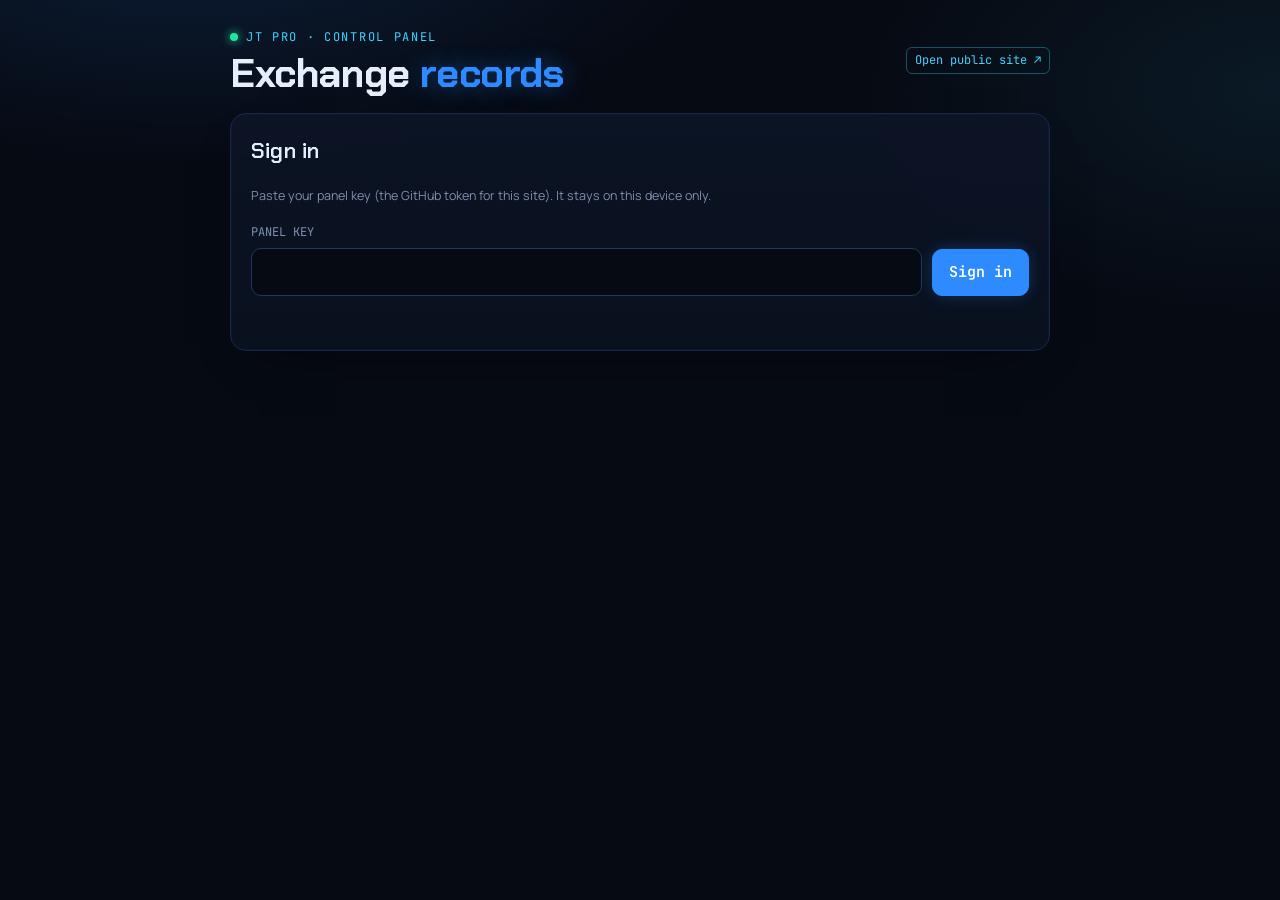
<file: admin/index.html>
<!doctype html>
<html lang="en" translate="no" class="notranslate">
<head>
<meta charset="utf-8">
<meta name="viewport" content="width=device-width,initial-scale=1,viewport-fit=cover">
<meta name="robots" content="noindex">
<meta name="google" content="notranslate">
<title>JT PRO Panel</title>
<link rel="preconnect" href="https://fonts.googleapis.com">
<link rel="stylesheet" href="https://fonts.googleapis.com/css2?family=Chakra+Petch:wght@600;700&family=Manrope:wght@400;500;600&family=JetBrains+Mono:wght@400;500&display=swap">
<link rel="stylesheet" href="../style.css">
<style>
.row{display:grid;grid-template-columns:1fr 1fr 1fr 1fr auto;gap:10px;align-items:end}
@media (max-width:640px){.row{grid-template-columns:1fr 1fr}.row .btn{grid-column:1/-1}}
.top{display:flex;justify-content:space-between;align-items:center;gap:12px;flex-wrap:wrap}
</style>
</head>
<body>
<div class="wrap">
  <header class="top">
    <div style="display:grid;gap:6px">
      <div class="eyebrow"><span class="live"></span>JT PRO · control panel</div>
      <h1 style="font-size:clamp(28px,6vw,40px)">Exchange <em>records</em></h1>
    </div>
    <a class="link" href="../" target="_blank" rel="noopener">Open public site ↗</a>
  </header>

  <section class="panel" id="login" hidden>
    <h2>Sign in</h2>
    <div class="note">Paste your panel key (the GitHub token for this site). It stays on this device only.</div>
    <form id="loginForm" class="row" style="grid-template-columns:1fr auto">
      <label for="key">PANEL KEY<input id="key" type="password" autocomplete="current-password" required></label>
      <button class="btn" type="submit">Sign in</button>
    </form>
    <div class="status" id="loginStatus"></div>
  </section>

  <div id="app" hidden style="display:grid;gap:20px">
    <section class="panel hero">
      <div class="top"><div class="lbl">TOTAL EARNED ON THE PUBLIC SITE AFTER YOUR RECORDS</div><button class="btn ghost" id="logout" type="button">Sign out</button></div>
      <div class="big" id="prev">—</div>
      <dl class="facts" id="facts"></dl>
    </section>

    <section class="panel">
      <h2>Add a record</h2>
      <div class="note">Enter the exchange balance at the end of the day. If money went in or out that day, add it below. Same date again overwrites that day.</div>
      <form id="entryForm" class="row">
        <label for="eDate">DATE<input id="eDate" type="date" required></label>
        <label for="eBal">BALANCE AFTER, $<input id="eBal" type="number" inputmode="decimal" step="0.01" min="0" required></label>
        <label for="eType">MONEY MOVED<select id="eType"><option value="0">Nothing</option><option value="1">Deposit</option><option value="-1">Withdrawal</option></select></label>
        <label for="eAmt">AMOUNT, $<input id="eAmt" type="number" inputmode="decimal" step="0.01" min="0" value="0"></label>
        <button class="btn" id="eSave" type="submit">Save</button>
      </form>
      <div class="status" id="eStatus"></div>
    </section>

    <section class="panel">
      <h2>Records</h2>
      <div class="scroll"><table>
        <thead><tr><th>Date</th><th>Balance</th><th>Deposit / withdrawal</th><th></th></tr></thead>
        <tbody id="eRows"></tbody>
      </table></div>
      <div class="note">The public site shows changes about a minute after you save.</div>
    </section>
  </div>
</div>

<script src="../engine.js"></script>
<script>
const OWNER = 'zevs2018123-cloud', REPO = 'jt-pro-results', FILE = 'exchange.json';
const API = `https://api.github.com/repos/${OWNER}/${REPO}/contents/${FILE}`;
const $ = id => document.getElementById(id);
const money = v => (v < 0 ? '−$' : '$') + Math.round(Math.abs(v)).toLocaleString('en-US');
const fmtDate = s => new Date(s + 'T00:00:00').toLocaleDateString('en-US', {month:'short', day:'numeric', year:'numeric'});
let KEY = null, SHA = null, ENTRIES = [], DATA = null;
try { KEY = localStorage.getItem('jtKey'); } catch (e) {}

const gh = (method, body) => fetch(API + (method === 'GET' ? '?t=' + Date.now() : ''), {method, headers: {Authorization: 'Bearer ' + KEY, Accept: 'application/vnd.github+json'}, body: body && JSON.stringify(body), cache: 'no-store'});
const b64 = s => btoa(unescape(encodeURIComponent(s)));
const unb64 = s => decodeURIComponent(escape(atob(s.replace(/\n/g, ''))));

async function load(){
  const r = await gh('GET');
  if (r.status === 401 || r.status === 403 || r.status === 404) throw new Error('auth');
  const j = await r.json(); SHA = j.sha; ENTRIES = (JSON.parse(unb64(j.content)).entries || []);
}

async function save(next, msg){
  const content = JSON.stringify({entries: next.slice().sort((a, b) => a.date < b.date ? -1 : 1)}, null, 1);
  let r = await gh('PUT', {message: msg, content: b64(content), sha: SHA});
  if (r.status === 409 || r.status === 422) { await load(); throw new Error('Someone saved at the same time. Records reloaded, try again.'); }
  if (!r.ok) throw new Error('GitHub refused the save (' + r.status + ').');
  SHA = (await r.json()).content.sha; ENTRIES = next;
}

function render(){
  const list = ENTRIES.slice().sort((a, b) => a.date < b.date ? 1 : -1);
  $('eRows').innerHTML = list.map(e => `<tr><td>${fmtDate(e.date)}</td><td>${money(e.balance)}</td><td class="${e.flow > 0 ? 'up' : e.flow < 0 ? 'down' : ''}">${e.flow ? (e.flow > 0 ? '+' : '') + money(e.flow) : '—'}</td><td><button class="del" type="button" data-del="${e.date}">Delete</button></td></tr>`).join('');
  if (DATA) {
    const R = jtEngine(DATA, ENTRIES);
    $('prev').textContent = money(R.result);
    $('facts').innerHTML = [['Put in', R.dep], ['Taken out', R.wd], ['On accounts', R.now], ['Exchange now', (R.rows.find(r => r.key === 'exchange') || {}).now || 0]]
      .map(([t, v]) => `<div><dt>${t}</dt><dd>${money(v)}</dd></div>`).join('');
  }
}

async function enter(){
  $('login').hidden = true; $('app').hidden = false;
  const t = new Date(); $('eDate').value = `${t.getFullYear()}-${String(t.getMonth() + 1).padStart(2, '0')}-${String(t.getDate()).padStart(2, '0')}`;
  render();
}

function showLogin(msg){ $('app').hidden = true; $('login').hidden = false; $('loginStatus').textContent = msg || ''; }

$('loginForm').addEventListener('submit', async e => {
  e.preventDefault(); KEY = $('key').value.trim(); $('loginStatus').textContent = 'Checking…';
  try { await load(); try { localStorage.setItem('jtKey', KEY); } catch (e) {} $('key').value = ''; enter(); }
  catch (err) { KEY = null; $('loginStatus').textContent = 'That key does not open this site. Check it and try again.'; }
});
$('logout').onclick = () => { try { localStorage.removeItem('jtKey'); } catch (e) {} KEY = null; showLogin('Signed out.'); };

$('entryForm').addEventListener('submit', async e => {
  e.preventDefault();
  const date = $('eDate').value, balance = parseFloat($('eBal').value), sign = +$('eType').value, amt = parseFloat($('eAmt').value) || 0;
  if (!date || !(balance >= 0)) { $('eStatus').textContent = 'Enter a date and the balance after that day.'; return; }
  if (sign && !amt) { $('eStatus').textContent = 'Enter how much went in or out, or set Money moved to Nothing.'; return; }
  $('eSave').disabled = true; $('eStatus').textContent = 'Saving…';
  try {
    const next = ENTRIES.filter(x => x.date !== date).concat({date, balance, flow: sign * amt});
    await save(next, `Exchange record ${date}`);
    $('eStatus').textContent = `Saved ${fmtDate(date)}.`; $('eBal').value = ''; $('eAmt').value = 0; $('eType').value = '0'; render();
  } catch (err) { $('eStatus').textContent = err.message; render(); }
  $('eSave').disabled = false;
});

$('eRows').addEventListener('click', async e => {
  const b = e.target.closest('[data-del]'); if (!b) return;
  if (b.dataset.armed !== '1') { b.dataset.armed = '1'; b.textContent = 'Tap to confirm'; return; }
  b.disabled = true; $('eStatus').textContent = 'Deleting…';
  try { await save(ENTRIES.filter(x => x.date !== b.dataset.del), `Delete exchange record ${b.dataset.del}`); $('eStatus').textContent = 'Deleted.'; }
  catch (err) { $('eStatus').textContent = err.message; }
  render();
});

fetch('../data.json?t=' + Date.now()).then(r => r.json()).then(d => { DATA = d; if (!$('app').hidden) render(); }).catch(() => {});
if (KEY) load().then(enter).catch(() => showLogin('Sign in again.')); else showLogin();
</script>
</body>
</html>
</file>
<file: style.css>
/* JT PRO — blue neon terminal. Single dark theme by design. */
:root{
  --bg:#060a13; --bg2:#0a1120; --panel:#0c1426; --line:#18264a; --line2:#223563;
  --fg:#e7eefb; --muted:#7f8fb0; --dim:#4c5b7e;
  --neon:#2e8bff; --cyan:#3fd2ff; --glow:rgba(46,139,255,.45);
  --up:#1ee6a0; --down:#ff4d6d; --est:rgba(127,143,176,.08);
  --display:"Chakra Petch","Segoe UI",system-ui,sans-serif;
  --body:"Manrope",system-ui,-apple-system,"Segoe UI",sans-serif;
  --mono:"JetBrains Mono",ui-monospace,SFMono-Regular,Menlo,monospace;
  color-scheme:dark;
}
*{box-sizing:border-box}
html{background:var(--bg)}
body{margin:0;background:
  radial-gradient(900px 420px at 15% -10%,rgba(46,139,255,.16),transparent 60%),
  radial-gradient(700px 380px at 100% 10%,rgba(63,210,255,.08),transparent 60%),
  linear-gradient(var(--bg),var(--bg));
  background-attachment:fixed;color:var(--fg);font-family:var(--body);font-size:15px;line-height:1.55;
  padding-left:max(16px,env(safe-area-inset-left,0px));padding-right:max(16px,env(safe-area-inset-right,0px));
  padding-block:calc(28px + env(safe-area-inset-top,0px)) calc(40px + env(safe-area-inset-bottom,0px));min-height:100vh}
body::after{content:"";position:fixed;inset:0;pointer-events:none;z-index:-1;opacity:.5;
  background-image:linear-gradient(rgba(46,139,255,.05) 1px,transparent 1px),linear-gradient(90deg,rgba(46,139,255,.05) 1px,transparent 1px);
  background-size:44px 44px;mask-image:linear-gradient(#000,transparent 70%)}
.wrap{max-width:820px;margin:0 auto;display:grid;gap:20px}
header{display:grid;gap:8px}
.eyebrow{font-family:var(--mono);font-size:12px;letter-spacing:.14em;text-transform:uppercase;color:var(--cyan);display:flex;align-items:center;gap:8px}
.eyebrow .live{width:8px;height:8px;border-radius:50%;background:var(--up);box-shadow:0 0 10px var(--up)}
h1{font-family:var(--display);font-weight:700;font-size:clamp(32px,7vw,52px);line-height:1;margin:0;letter-spacing:-.01em;text-wrap:balance}
h1 em{font-style:normal;color:var(--neon);text-shadow:0 0 24px var(--glow)}
h2{font-family:var(--display);font-weight:600;font-size:22px;margin:0;letter-spacing:.01em}
.lede{color:var(--muted);margin:0;max-width:62ch}
.panel{background:linear-gradient(180deg,rgba(12,20,38,.92),rgba(10,17,32,.92));border:1px solid var(--line);border-radius:16px;padding:20px;display:grid;gap:18px;min-width:0;
  box-shadow:0 0 0 1px rgba(46,139,255,.04) inset,0 20px 50px -30px rgba(0,0,0,.8)}
.panel.hero{border-color:var(--line2);box-shadow:0 0 40px -18px var(--glow),0 0 0 1px rgba(46,139,255,.08) inset}
.lbl{font-family:var(--mono);font-size:12px;color:var(--muted);letter-spacing:.04em}
.big{font-family:var(--display);font-weight:700;font-size:clamp(42px,11vw,72px);line-height:1;font-variant-numeric:tabular-nums;color:var(--fg);text-shadow:0 0 28px rgba(46,139,255,.35)}
.facts{display:grid;grid-template-columns:repeat(4,1fr);gap:1px;background:var(--line);border:1px solid var(--line);border-radius:12px;overflow:hidden}
@media (max-width:560px){.facts{grid-template-columns:1fr 1fr}}
.facts div{display:grid;gap:2px;background:var(--bg2);padding:12px 14px}
.facts dt{font-family:var(--mono);font-size:11px;color:var(--muted);text-transform:uppercase;letter-spacing:.06em}
.facts dd{margin:0;font-family:var(--mono);font-size:16px;font-variant-numeric:tabular-nums}
.legend{display:flex;gap:16px;flex-wrap:wrap;font-family:var(--mono);font-size:11px;color:var(--muted)}
.legend i{display:inline-block;width:14px;height:3px;border-radius:2px;vertical-align:3px;margin-right:6px}
.tabs{display:flex;gap:6px;flex-wrap:wrap}
.tab{font:inherit;font-family:var(--mono);font-size:13px;border:1px solid var(--line2);background:transparent;color:var(--fg);padding:8px 14px;border-radius:8px;cursor:pointer}
.tab[aria-pressed="true"]{border-color:var(--neon);background:rgba(46,139,255,.14);box-shadow:0 0 16px -4px var(--glow)}
.tab .g{color:var(--up);margin-left:8px}
.fields{display:grid;grid-template-columns:1fr 1fr;gap:14px}
@media (max-width:520px){.fields{grid-template-columns:1fr}}
label{display:grid;gap:6px;font-family:var(--mono);font-size:12px;color:var(--muted)}
input,select{font:inherit;font-family:var(--mono);font-size:16px;color:var(--fg);background:var(--bg);border:1px solid var(--line2);border-radius:10px;padding:11px 12px;width:100%;min-width:0}
input:focus,select:focus{outline:none;border-color:var(--neon);box-shadow:0 0 0 3px rgba(46,139,255,.2)}
button:focus-visible,a:focus-visible{outline:2px solid var(--cyan);outline-offset:2px}
.amount{position:relative}
.amount span{position:absolute;left:12px;top:50%;transform:translateY(-50%);font-family:var(--mono);color:var(--muted)}
.amount input{padding-left:28px}
.chips{display:flex;gap:6px;flex-wrap:wrap}
.chip{font:inherit;font-family:var(--mono);font-size:12px;border:1px dashed var(--line2);background:transparent;color:var(--muted);padding:6px 10px;border-radius:8px;cursor:pointer}
.chip:hover{color:var(--cyan);border-color:var(--cyan)}
.result{display:grid;gap:6px;padding-top:6px;border-top:1px solid var(--line)}
.delta{font-family:var(--mono);font-size:15px}
.note{font-size:12.5px;color:var(--muted)}
.up{color:var(--up)}.down{color:var(--down)}
.chart{position:relative}
.chart svg{display:block;width:100%;height:auto;overflow:visible;touch-action:pan-y}
.tip{position:absolute;pointer-events:none;background:var(--bg);border:1px solid var(--neon);color:var(--fg);font-family:var(--mono);font-size:12px;padding:5px 8px;border-radius:6px;white-space:nowrap;transform:translate(-50%,-130%);box-shadow:0 0 14px -4px var(--glow)}
.scroll{overflow-x:auto}
table{border-collapse:collapse;width:100%;min-width:580px;font-variant-numeric:tabular-nums}
th,td{padding:11px 8px;border-bottom:1px solid var(--line);text-align:right;white-space:nowrap}
th{font-family:var(--mono);font-size:11px;font-weight:500;color:var(--muted);text-transform:uppercase;letter-spacing:.06em}
th:first-child,td:first-child{text-align:left}
td{font-family:var(--mono);font-size:14px}
td:first-child{font-family:var(--body);font-weight:600}
tfoot td{border-bottom:0;font-weight:700;color:var(--fg)}
.badge{display:inline-block;font-family:var(--mono);font-size:10px;font-weight:500;padding:2px 6px;border-radius:4px;margin-left:8px;vertical-align:2px;letter-spacing:.04em;text-transform:uppercase}
.badge.v{background:rgba(30,230,160,.12);color:var(--up)}
.badge.o{border:1px solid var(--line2);color:var(--muted)}
.link{font-family:var(--mono);font-size:12px;color:var(--cyan);text-decoration:none;border:1px solid rgba(63,210,255,.35);padding:3px 8px;border-radius:6px}
.link:hover{background:rgba(63,210,255,.1)}
.months tr.est td{color:var(--muted)}
.bar{display:inline-block;height:6px;border-radius:3px;vertical-align:middle;margin-right:8px;background:var(--up);box-shadow:0 0 8px rgba(30,230,160,.5)}
.bar.neg{background:var(--down);box-shadow:0 0 8px rgba(255,77,109,.5)}
.btn{font:inherit;font-family:var(--mono);font-weight:600;border:1px solid var(--neon);background:var(--neon);color:#fff;padding:11px 16px;border-radius:10px;cursor:pointer;box-shadow:0 0 18px -4px var(--glow)}
.btn.ghost{background:transparent;color:var(--fg);border-color:var(--line2);box-shadow:none}
.btn:disabled{opacity:.5;cursor:default}
.del{font:inherit;font-family:var(--mono);font-size:12px;background:transparent;border:1px solid var(--line2);color:var(--muted);border-radius:8px;padding:4px 9px;cursor:pointer}
.del[data-armed="1"]{border-color:var(--down);color:var(--down)}
.status{font-family:var(--mono);font-size:13px;color:var(--muted);min-height:1.2em}
.foot{font-size:12.5px;color:var(--dim);display:grid;gap:8px;max-width:72ch}
.foot a{color:var(--cyan)}
.stamp{font-family:var(--mono);font-size:12px;color:var(--muted)}
.loading{font-family:var(--mono);color:var(--muted)}
@media (prefers-reduced-motion:no-preference){.eyebrow .live{animation:pulse 2s ease-in-out infinite}@keyframes pulse{50%{opacity:.35}}}
[hidden]{display:none!important}
</file>
